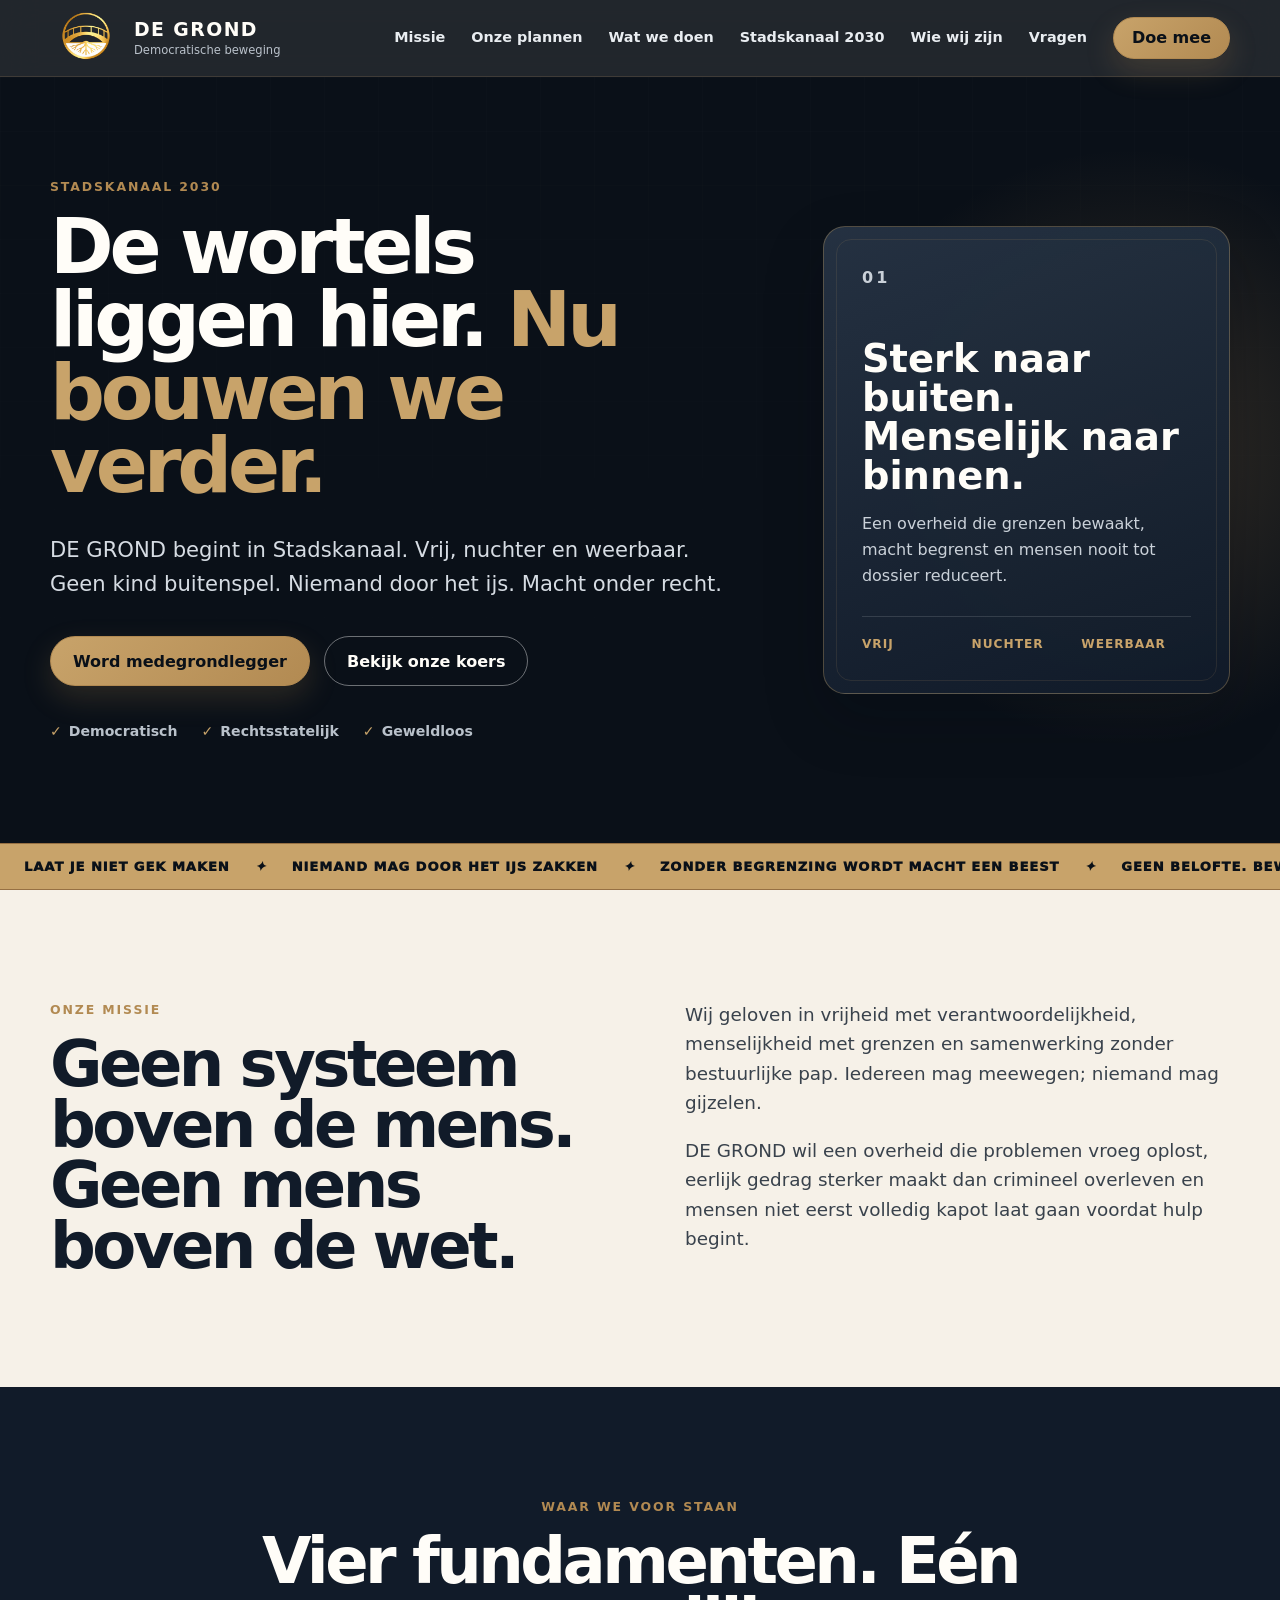
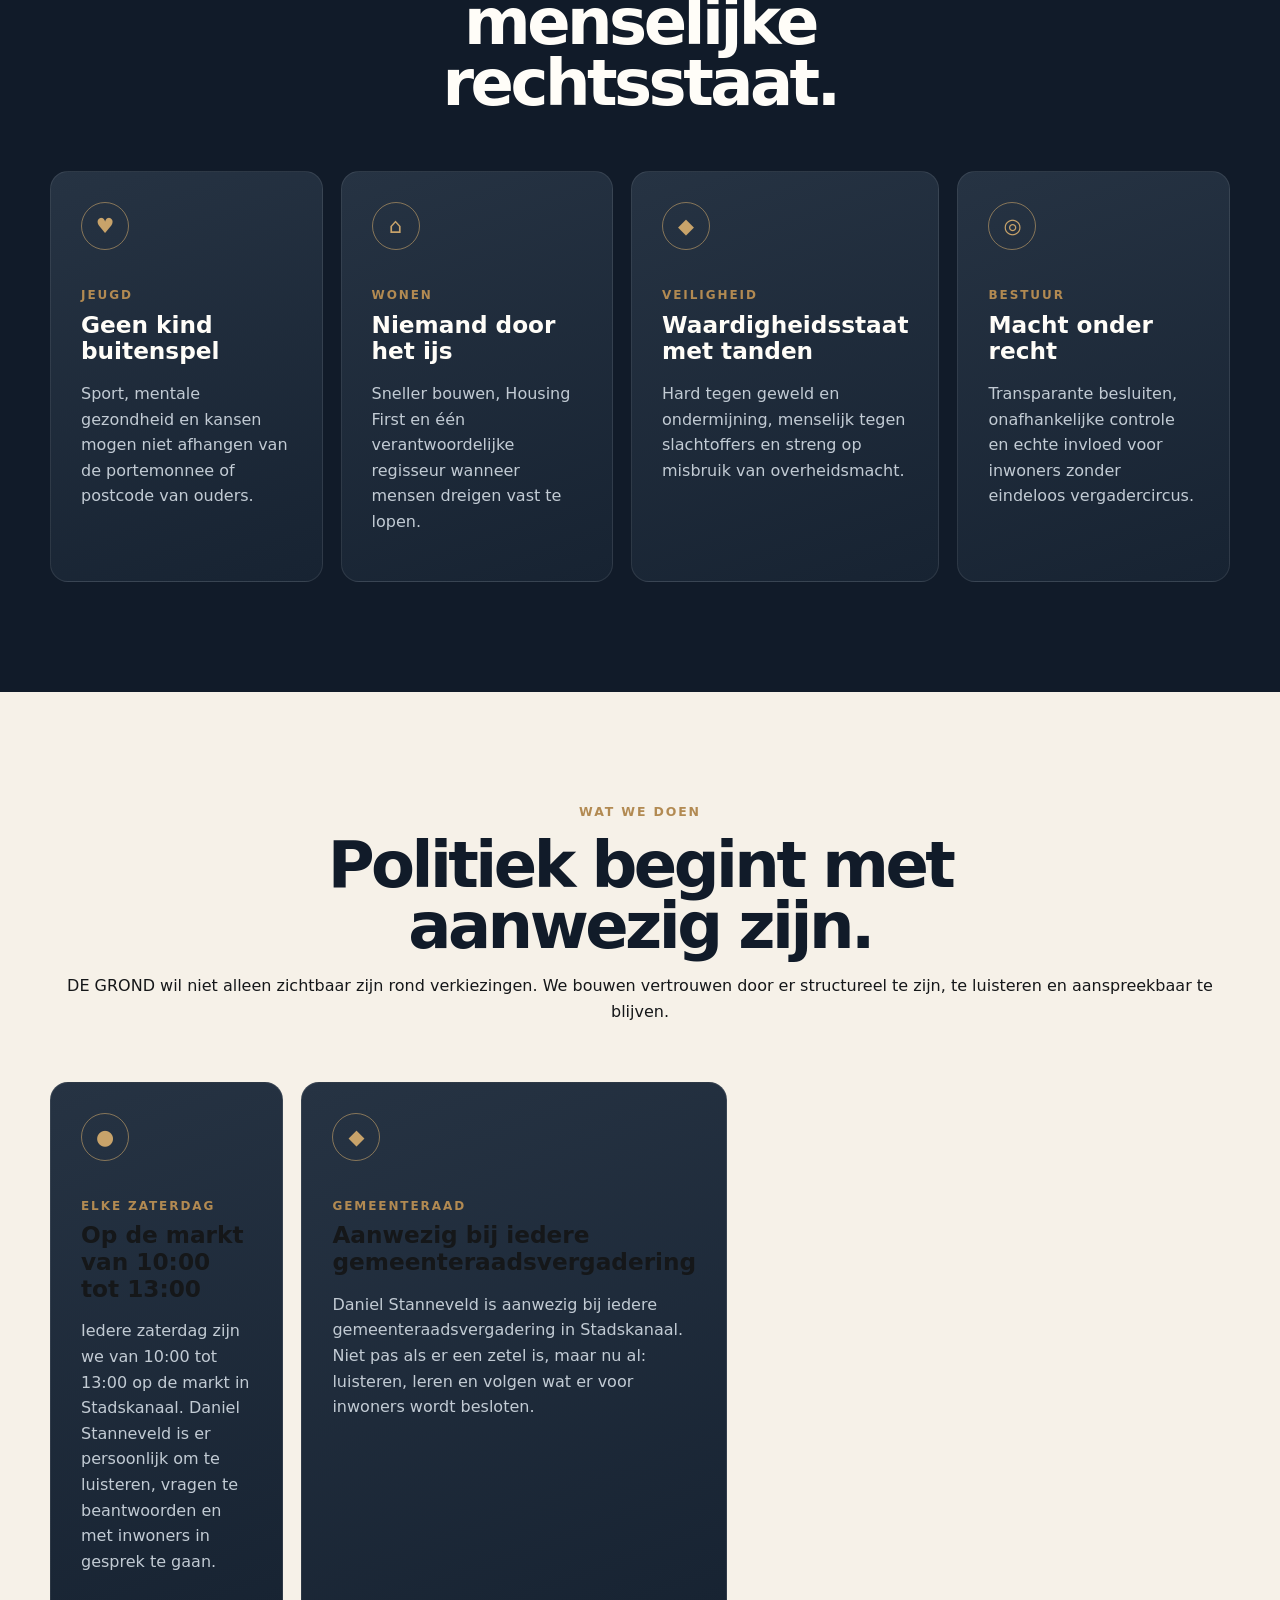
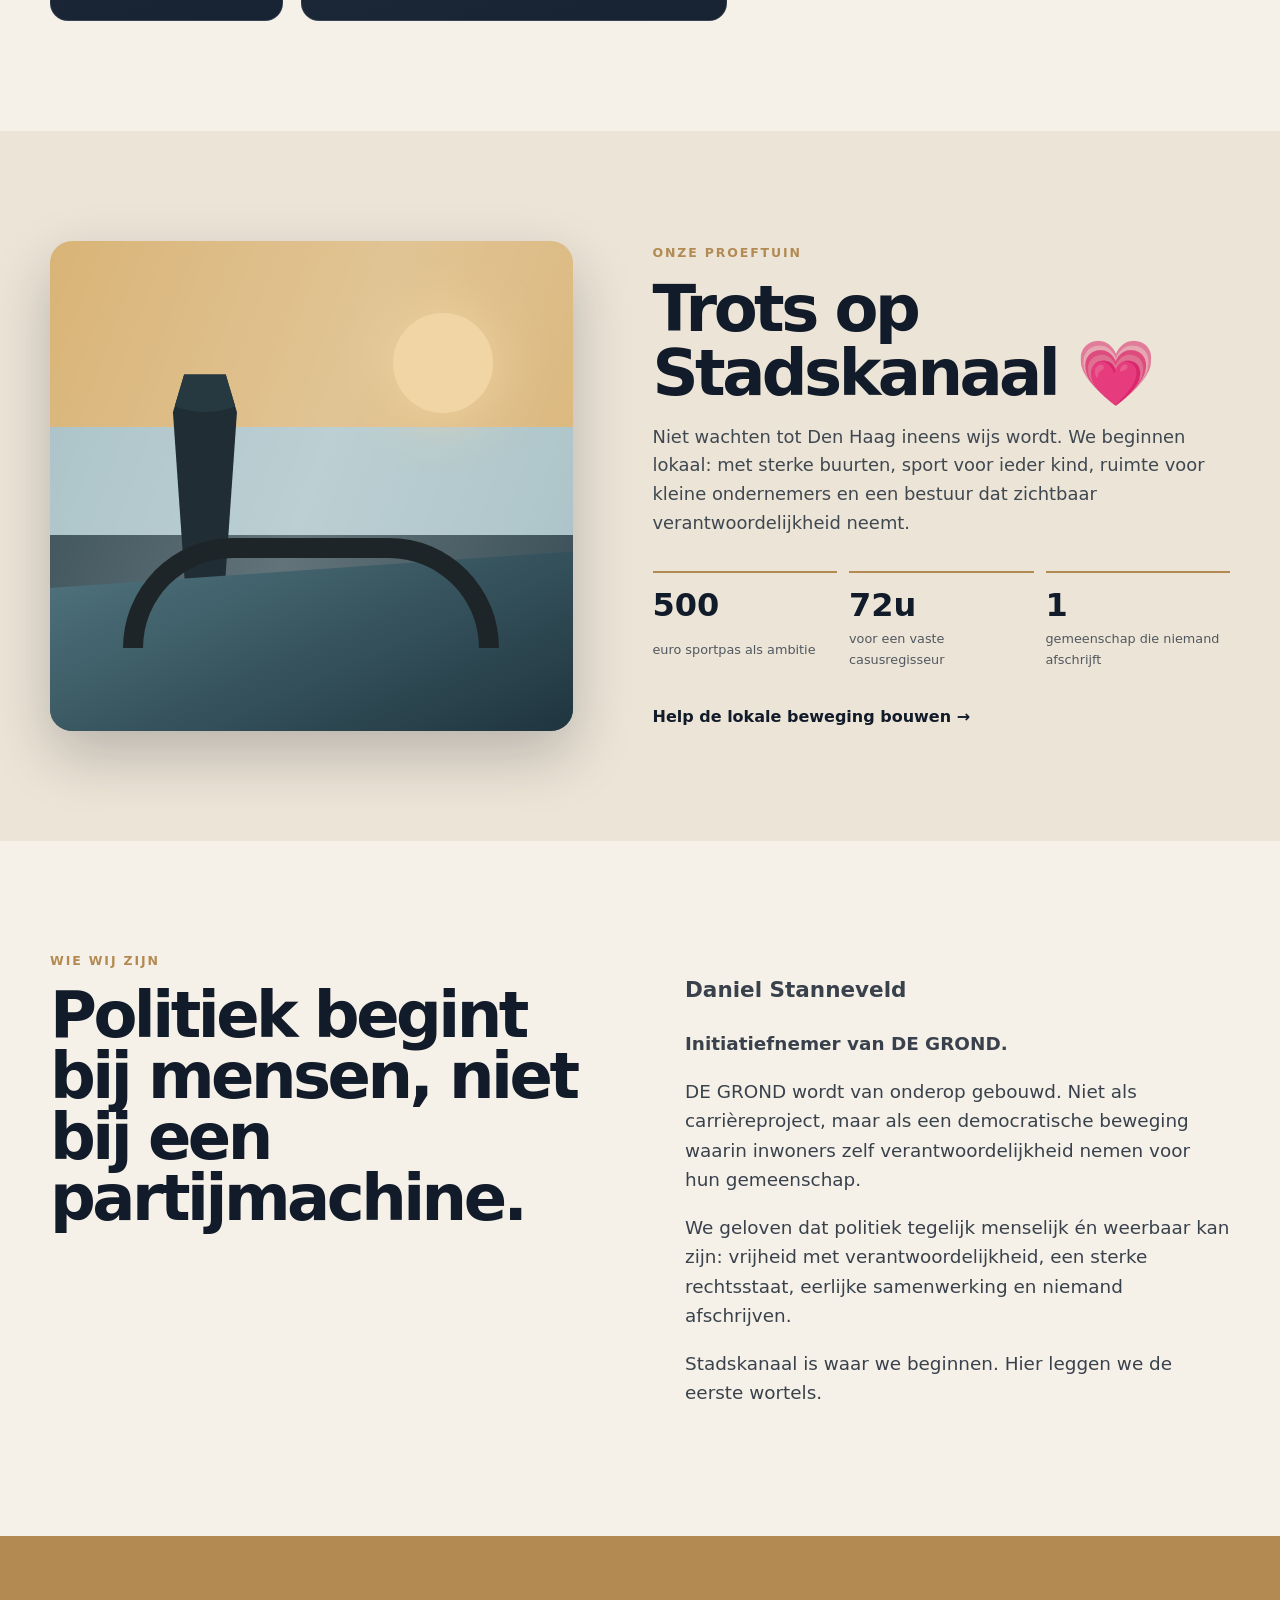
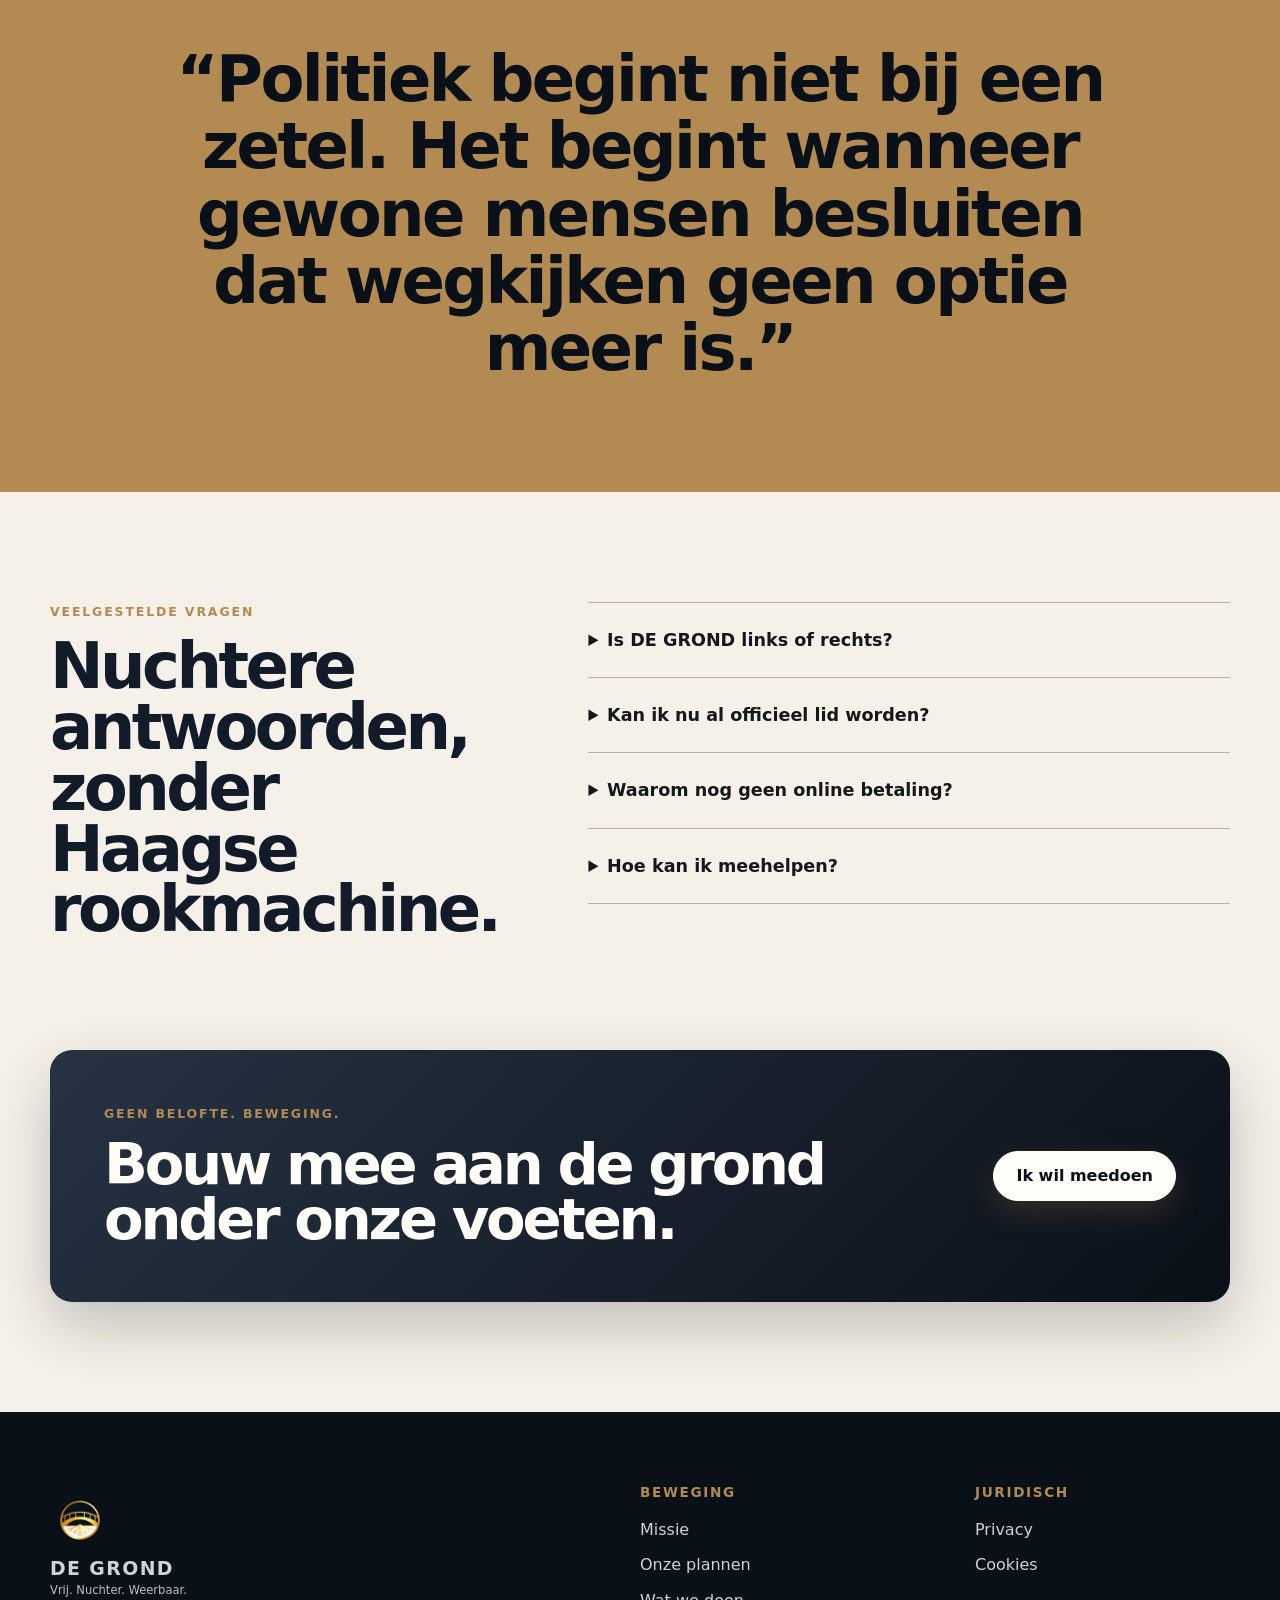
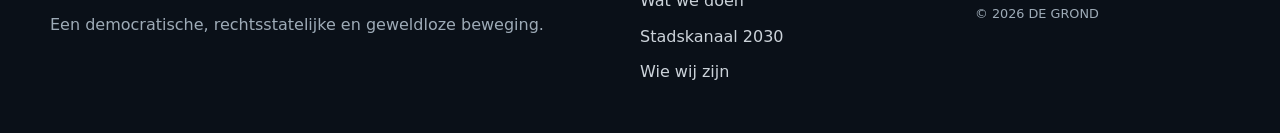
<file: index.html>
<!doctype html>
<html lang="nl">
<head>
<meta charset="utf-8"/>
<meta content="width=device-width, initial-scale=1" name="viewport"/>
<meta content="#111B29" name="theme-color"/>
<title>DE GROND — Vrij. Nuchter. Weerbaar.</title>
<meta content="DE GROND is een democratische beweging uit Stadskanaal. Vrij. Nuchter. Weerbaar. Geen kind buitenspel. Niemand door het ijs. Macht onder recht." name="description"/>
<link href="https://degrondbeweging.nl" rel="canonical"/>
<meta content="DE GROND — Vrij. Nuchter. Weerbaar." property="og:title"/>
<meta content="Een menselijk Nederland met ruggengraat. Geen kind buitenspel. Niemand mag door het ijs zakken." property="og:description"/>
<meta content="website" property="og:type"/>
<meta content=""https://degrondbeweging.nl" property="og:url"/>
<meta content=""https://degrondbeweging.nl/logo.png" property="og:image"/>
<link href="styles.css" rel="stylesheet"/>
<link href="logo.png" rel="icon" type="image/png"/>
<link href="admin.css" rel="stylesheet"/>
<script type="application/ld+json">
{
"@context": "https://schema.org",
"@type": "Organization",
"name": "DE GROND",
"description": "Democratische beweging — Vrij. Nuchter. Weerbaar.",
"url": "https://de-grond-website.pages.dev/",
"logo": "https://de-grond-website.pages.dev/logo.png",
"founder": {
"@type": "Person",
"name": "Daniel Stanneveld"
}
}
</script>
</head>
<body>
<a class="skip-link" href="#inhoud">Ga naar de inhoud</a>
<header class="site-header" data-edit-group="Menu" id="top">
<div class="container nav-wrap">
<a aria-label="DE GROND, naar boven" class="brand" href="#top">
<img alt="Logo DE GROND" height="72" src="logo.png" width="72"/>
<span class="brand-text">
<strong>DE GROND</strong>
<small data-edit-key="brand-subtitle" data-edit-label="Ondertitel logo">Democratische beweging</small>
</span>
</a>
<button aria-controls="site-menu" aria-expanded="false" class="menu-button" type="button">
<span class="sr-only">Menu openen</span>
<span></span><span></span><span></span>
</button>
<nav aria-label="Hoofdnavigatie" class="site-nav" id="site-menu">
<a data-edit-key="nav-missie" data-edit-label="Menu: Missie" href="#missie">Missie</a>
<a data-edit-key="nav-plannen" data-edit-label="Menu: Onze plannen" href="#speerpunten">Onze plannen</a>
<a data-edit-key="nav-doen" data-edit-label="Menu: Wat we doen" href="#wat-we-doen">Wat we doen</a>
<a data-edit-key="nav-stadskanaal" data-edit-label="Menu: Stadskanaal 2030" href="#stadskanaal">Stadskanaal 2030</a>
<a data-edit-key="nav-wie" data-edit-label="Menu: Wie wij zijn" href="#wie-wij-zijn">Wie wij zijn</a>
<a data-edit-key="nav-vragen" data-edit-label="Menu: Vragen" href="#vragen">Vragen</a>
<button class="button button-small join-trigger" data-edit-key="nav-doe-mee" data-edit-label="Menu: Doe mee-knop" type="button">Doe mee</button>
</nav>
</div>
</header>
<main id="inhoud">
<section class="hero" data-edit-group="Startpagina">
<div aria-hidden="true" class="hero-glow"></div>
<div class="container hero-grid">
<div class="hero-copy reveal">
<p class="eyebrow" data-edit-key="hero-eyebrow" data-edit-label="Kleine tekst boven titel">Stadskanaal 2030</p>
<h1><span class="dg-title-main" data-edit-key="hero-title-main" data-edit-label="Hoofdtitel — eerste deel">De wortels liggen hier.</span> <span data-edit-key="hero-title-accent" data-edit-label="Hoofdtitel — gouden deel">Nu bouwen we verder.</span></h1>
<p class="hero-lead" data-edit-key="hero-lead" data-edit-label="Introductietekst">
DE GROND begint in Stadskanaal. Vrij, nuchter en weerbaar.
Geen kind buitenspel. Niemand door het ijs. Macht onder recht.
</p>
<div class="hero-actions">
<button class="button join-trigger" data-edit-key="hero-primary-button" data-edit-label="Knop: Word medegrondlegger" type="button">Word medegrondlegger</button>
<a class="button button-ghost" data-edit-key="hero-secondary-button" data-edit-label="Knop: Bekijk onze koers" href="#speerpunten">Bekijk onze koers</a>
</div>
<ul aria-label="Onze uitgangspunten" class="trust-row">
<li data-edit-key="trust-1" data-edit-label="Uitgangspunt 1">Democratisch</li>
<li data-edit-key="trust-2" data-edit-label="Uitgangspunt 2">Rechtsstatelijk</li>
<li data-edit-key="trust-3" data-edit-label="Uitgangspunt 3">Geweldloos</li>
</ul>
</div>
<aside aria-label="Kernbelofte" class="manifest-card reveal">
<p class="manifest-number" data-edit-key="manifest-number" data-edit-label="Nummer kernbelofte">01</p>
<h2><span data-edit-key="manifest-title-1" data-edit-label="Kernbelofte — regel 1">Sterk naar buiten.</span><br/><span data-edit-key="manifest-title-2" data-edit-label="Kernbelofte — regel 2">Menselijk naar binnen.</span></h2>
<p data-edit-key="manifest-body" data-edit-label="Kernbelofte — uitleg">Een overheid die grenzen bewaakt, macht begrenst en mensen nooit tot dossier reduceert.</p>
<div class="manifest-seal">
<span data-edit-key="seal-1" data-edit-label="Kernwoord 1">Vrij</span>
<span data-edit-key="seal-2" data-edit-label="Kernwoord 2">Nuchter</span>
<span data-edit-key="seal-3" data-edit-label="Kernwoord 3">Weerbaar</span>
</div>
</aside>
</div>
</section>
<section aria-label="Kernzinnen" class="ticker" data-edit-group="Kernzinnen">
<div class="ticker-track">
<span data-edit-key="ticker-1" data-edit-label="Kernzin 1">Laat je niet gek maken</span><i aria-hidden="true">✦</i>
<span data-edit-key="ticker-2" data-edit-label="Kernzin 2">Niemand mag door het ijs zakken</span><i aria-hidden="true">✦</i>
<span data-edit-key="ticker-3" data-edit-label="Kernzin 3">Zonder begrenzing wordt macht een beest</span><i aria-hidden="true">✦</i>
<span data-edit-key="ticker-4" data-edit-label="Kernzin 4">Geen belofte. Beweging.</span><i aria-hidden="true">✦</i>
</div>
</section>
<section class="section" data-edit-group="Missie" id="missie">
<div class="container split">
<div class="section-heading reveal">
<p class="eyebrow" data-edit-key="mission-eyebrow" data-edit-label="Missie — kleine titel">Onze missie</p>
<h2 data-edit-key="mission-title" data-edit-label="Missie — titel">Geen systeem boven de mens. Geen mens boven de wet.</h2>
</div>
<div class="prose reveal">
<p data-edit-key="mission-p1" data-edit-label="Missie — alinea 1">
Wij geloven in vrijheid met verantwoordelijkheid, menselijkheid met grenzen
en samenwerking zonder bestuurlijke pap. Iedereen mag meewegen; niemand mag gijzelen.
</p>
<p data-edit-key="mission-p2" data-edit-label="Missie — alinea 2">
DE GROND wil een overheid die problemen vroeg oplost, eerlijk gedrag sterker maakt
dan crimineel overleven en mensen niet eerst volledig kapot laat gaan voordat hulp begint.
</p>
</div>
</div>
</section>
<section class="section section-dark" data-edit-group="Onze plannen" id="speerpunten">
<div class="container">
<div class="section-heading centered reveal">
<p class="eyebrow" data-edit-key="plans-eyebrow" data-edit-label="Plannen — kleine titel">Waar we voor staan</p>
<h2 data-edit-key="plans-title" data-edit-label="Plannen — titel">Vier fundamenten. Eén menselijke rechtsstaat.</h2>
</div>
<div class="card-grid">
<article class="policy-card reveal">
<span aria-hidden="true" class="card-icon">♥</span>
<p class="card-kicker" data-edit-key="plan-1-kicker" data-edit-label="Plan 1 — thema">Jeugd</p>
<h3 data-edit-key="plan-1-title" data-edit-label="Plan 1 — titel">Geen kind buitenspel</h3>
<p data-edit-key="plan-1-body" data-edit-label="Plan 1 — uitleg">Sport, mentale gezondheid en kansen mogen niet afhangen van de portemonnee of postcode van ouders.</p>
</article>
<article class="policy-card reveal">
<span aria-hidden="true" class="card-icon">⌂</span>
<p class="card-kicker" data-edit-key="plan-2-kicker" data-edit-label="Plan 2 — thema">Wonen</p>
<h3 data-edit-key="plan-2-title" data-edit-label="Plan 2 — titel">Niemand door het ijs</h3>
<p data-edit-key="plan-2-body" data-edit-label="Plan 2 — uitleg">Sneller bouwen, Housing First en één verantwoordelijke regisseur wanneer mensen dreigen vast te lopen.</p>
</article>
<article class="policy-card reveal">
<span aria-hidden="true" class="card-icon">◆</span>
<p class="card-kicker" data-edit-key="plan-3-kicker" data-edit-label="Plan 3 — thema">Veiligheid</p>
<h3 data-edit-key="plan-3-title" data-edit-label="Plan 3 — titel">Waardigheidsstaat met tanden</h3>
<p data-edit-key="plan-3-body" data-edit-label="Plan 3 — uitleg">Hard tegen geweld en ondermijning, menselijk tegen slachtoffers en streng op misbruik van overheidsmacht.</p>
</article>
<article class="policy-card reveal">
<span aria-hidden="true" class="card-icon">◎</span>
<p class="card-kicker" data-edit-key="plan-4-kicker" data-edit-label="Plan 4 — thema">Bestuur</p>
<h3 data-edit-key="plan-4-title" data-edit-label="Plan 4 — titel">Macht onder recht</h3>
<p data-edit-key="plan-4-body" data-edit-label="Plan 4 — uitleg">Transparante besluiten, onafhankelijke controle en echte invloed voor inwoners zonder eindeloos vergadercircus.</p>
</article>
</div>
</div>
</section>
<section class="section" data-edit-group="Wat we doen" id="wat-we-doen">
<div class="container">
<div class="section-heading centered reveal">
<p class="eyebrow" data-edit-key="doing-eyebrow" data-edit-label="Wat we doen — kleine titel">Wat we doen</p>
<h2 data-edit-key="doing-title" data-edit-label="Wat we doen — titel">Politiek begint met aanwezig zijn.</h2>
<p data-edit-key="doing-intro" data-edit-label="Wat we doen — intro">
DE GROND wil niet alleen zichtbaar zijn rond verkiezingen. We bouwen vertrouwen door er structureel te zijn, te luisteren en aanspreekbaar te blijven.
</p>
</div>
<div class="card-grid">
<article class="policy-card reveal">
<span aria-hidden="true" class="card-icon">●</span>
<p class="card-kicker" data-edit-key="doing-1-kicker" data-edit-label="Wat we doen 1 — thema">Elke zaterdag</p>
<h3 data-edit-key="doing-1-title" data-edit-label="Wat we doen 1 — titel">Op de markt van 10:00 tot 13:00</h3>
<p data-edit-key="doing-1-body" data-edit-label="Wat we doen 1 — uitleg">
Iedere zaterdag zijn we van 10:00 tot 13:00 op de markt in Stadskanaal. Daniel Stanneveld is er persoonlijk om te luisteren, vragen te beantwoorden en met inwoners in gesprek te gaan.
</p>
</article>
<article class="policy-card reveal">
<span aria-hidden="true" class="card-icon">◆</span>
<p class="card-kicker" data-edit-key="doing-2-kicker" data-edit-label="Wat we doen 2 — thema">Gemeenteraad</p>
<h3 data-edit-key="doing-2-title" data-edit-label="Wat we doen 2 — titel">Aanwezig bij iedere gemeenteraadsvergadering</h3>
<p data-edit-key="doing-2-body" data-edit-label="Wat we doen 2 — uitleg">
Daniel Stanneveld is aanwezig bij iedere gemeenteraadsvergadering in Stadskanaal. Niet pas als er een zetel is, maar nu al: luisteren, leren en volgen wat er voor inwoners wordt besloten.
</p>
</article>
</div>
</div>
</section>
<section class="section stadskanaal" data-edit-group="Stadskanaal 2030" id="stadskanaal">
<div class="container locality-grid">
<div aria-hidden="true" class="locality-art reveal">
<div class="sun"></div>
<div class="water-tower"><span></span></div>
<div class="canal"></div>
<div class="bridge-shape"></div>
</div>
<div class="locality-copy reveal">
<p class="eyebrow" data-edit-key="local-eyebrow" data-edit-label="Stadskanaal — kleine titel">Onze proeftuin</p>
<h2 data-edit-key="local-title" data-edit-label="Stadskanaal — titel">Trots op Stadskanaal 💗</h2>
<p data-edit-key="local-body" data-edit-label="Stadskanaal — tekst">
Niet wachten tot Den Haag ineens wijs wordt. We beginnen lokaal:
met sterke buurten, sport voor ieder kind, ruimte voor kleine ondernemers
en een bestuur dat zichtbaar verantwoordelijkheid neemt.
</p>
<div class="locality-points">
<div><strong data-edit-key="local-stat-1-number" data-edit-label="Blok 1 — getal">500</strong><span data-edit-key="local-stat-1-label" data-edit-label="Blok 1 — uitleg">euro sportpas als ambitie</span></div>
<div><strong data-edit-key="local-stat-2-number" data-edit-label="Blok 2 — getal">72u</strong><span data-edit-key="local-stat-2-label" data-edit-label="Blok 2 — uitleg">voor een vaste casusregisseur</span></div>
<div><strong data-edit-key="local-stat-3-number" data-edit-label="Blok 3 — getal">1</strong><span data-edit-key="local-stat-3-label" data-edit-label="Blok 3 — uitleg">gemeenschap die niemand afschrijft</span></div>
</div>
<button class="text-link join-trigger" data-edit-key="local-button" data-edit-label="Stadskanaal — oproepknop" type="button">Help de lokale beweging bouwen →</button>
</div>
</div>
</section>
<section class="section" data-edit-group="Wie wij zijn" id="wie-wij-zijn">
<div class="container split">
<div class="section-heading reveal">
<p class="eyebrow" data-edit-key="who-eyebrow" data-edit-label="Wie wij zijn — kleine titel">Wie wij zijn</p>
<h2 data-edit-key="who-title" data-edit-label="Wie wij zijn — titel">Politiek begint bij mensen, niet bij een partijmachine.</h2>
</div>
<div class="prose reveal">
<h3 data-edit-key="founder-name" data-edit-label="Naam initiatiefnemer">Daniel Stanneveld</h3>
<p><strong data-edit-key="founder-role" data-edit-label="Rol initiatiefnemer">Initiatiefnemer van DE GROND.</strong></p>
<p data-edit-key="founder-p1" data-edit-label="Wie wij zijn — alinea 1">
DE GROND wordt van onderop gebouwd. Niet als carrièreproject,
maar als een democratische beweging waarin inwoners zelf
verantwoordelijkheid nemen voor hun gemeenschap.
</p>
<p data-edit-key="founder-p2" data-edit-label="Wie wij zijn — alinea 2">
We geloven dat politiek tegelijk menselijk én weerbaar kan zijn:
vrijheid met verantwoordelijkheid, een sterke rechtsstaat,
eerlijke samenwerking en niemand afschrijven.
</p>
<p data-edit-key="founder-p3" data-edit-label="Wie wij zijn — alinea 3">
Stadskanaal is waar we beginnen. Hier leggen we de eerste wortels.
</p>
</div>
</div>
</section>
<section class="section quote-section" data-edit-group="Citaat">
<div class="container reveal">
<blockquote data-edit-key="quote-main" data-edit-label="Citaat">
“Politiek begint niet bij een zetel. Het begint wanneer gewone mensen besluiten dat wegkijken geen optie meer is.”
</blockquote>
</div>
</section>
<section class="section" data-edit-group="Veelgestelde vragen" id="vragen">
<div class="container faq-grid">
<div class="section-heading reveal">
<p class="eyebrow" data-edit-key="faq-eyebrow" data-edit-label="Vragen — kleine titel">Veelgestelde vragen</p>
<h2 data-edit-key="faq-title" data-edit-label="Vragen — titel">Nuchtere antwoorden, zonder Haagse rookmachine.</h2>
</div>
<div class="accordion reveal">
<details>
<summary data-edit-key="faq-1-q" data-edit-label="Vraag 1">Is DE GROND links of rechts?</summary>
<p data-edit-key="faq-1-a" data-edit-label="Antwoord 1">
DE GROND is sociaal-liberaal en patriottisch: vrijheid én bestaanszekerheid,
een sterke rechtsstaat én een sterke landsverdediging.
</p>
</details>
<details>
<summary data-edit-key="faq-2-q" data-edit-label="Vraag 2">Kan ik nu al officieel lid worden?</summary>
<p data-edit-key="faq-2-a" data-edit-label="Antwoord 2">
Deze gratis website verzamelt nog geen officiële ledenadministratie of betalingen.
Je kunt wel veilig je interesse kenbaar maken via je eigen e-mailprogramma.
</p>
</details>
<details>
<summary data-edit-key="faq-3-q" data-edit-label="Vraag 3">Waarom nog geen online betaling?</summary>
<p data-edit-key="faq-3-a" data-edit-label="Antwoord 3">
Een betrouwbare ledenadministratie vereist beveiligde opslag, juridische inrichting
en een betaalprovider. Dat kan later worden gekoppeld, maar is niet volledig gratis.
</p>
</details>
<details>
<summary data-edit-key="faq-4-q" data-edit-label="Vraag 4">Hoe kan ik meehelpen?</summary>
<p data-edit-key="faq-4-a" data-edit-label="Antwoord 4">
Als medegrondlegger, vrijwilliger, inhoudelijk denker, campagnebouwer of kritische meelezer.
Een beweging heeft geen klapvee nodig, maar mensen met geweten en initiatief.
</p>
</details>
</div>
</div>
</section>
<section class="cta-section" data-edit-group="Oproep">
<div class="container cta-card reveal">
<div>
<p class="eyebrow" data-edit-key="cta-eyebrow" data-edit-label="Oproep — kleine titel">Geen belofte. Beweging.</p>
<h2 data-edit-key="cta-title" data-edit-label="Oproep — titel">Bouw mee aan de grond onder onze voeten.</h2>
</div>
<button class="button button-light join-trigger" data-edit-key="cta-button" data-edit-label="Oproep — knop" type="button">Ik wil meedoen</button>
</div>
</section>
</main>
<footer class="site-footer" data-edit-group="Footer">
<div class="container footer-grid">
<div>
<a class="footer-brand" href="#top">
<img alt="Logo DE GROND" height="60" src="logo.png" width="60"/>
<span class="brand-text">
<strong>DE GROND</strong>
<small data-edit-key="footer-subtitle" data-edit-label="Footer — slogan">Vrij. Nuchter. Weerbaar.</small>
</span>
</a>
<p data-edit-key="footer-tagline" data-edit-label="Footer — beschrijving">Een democratische, rechtsstatelijke en geweldloze beweging.</p>
</div>
<div>
<h3>Beweging</h3>
<a data-edit-key="nav-missie" href="#missie">Missie</a>
<a data-edit-key="nav-plannen" href="#speerpunten">Onze plannen</a>
<a data-edit-key="nav-doen" href="#wat-we-doen">Wat we doen</a>
<a data-edit-key="nav-stadskanaal" href="#stadskanaal">Stadskanaal 2030</a>
<a data-edit-key="nav-wie" href="#wie-wij-zijn">Wie wij zijn</a>
</div>
<div>
<h3>Juridisch</h3>
<button class="footer-link" id="privacy-open" type="button">Privacy</button>
<button class="footer-link" id="cookies-open" type="button">Cookies</button>
<p class="copyright">© <span id="year"></span> DE GROND</p>
</div>
</div>
</footer>
<dialog aria-labelledby="join-title" class="modal" data-edit-group="Doe mee-venster" id="join-modal">
<button aria-label="Sluiten" class="modal-close" type="button">×</button>
<div class="modal-content">
<p class="eyebrow" data-edit-key="join-eyebrow" data-edit-label="Doe mee — kleine titel">Word medegrondlegger</p>
<h2 data-edit-key="join-title" data-edit-label="Doe mee — titel" id="join-title">Laat weten hoe jij wilt bijdragen.</h2>
<p class="modal-note" data-edit-key="join-note" data-edit-label="Doe mee — uitleg">
Je gegevens worden niet op deze website opgeslagen.
Na verzenden opent je eigen e-mailprogramma met een vooraf ingevuld bericht.
</p>
<form id="join-form">
<label>
Naam
<input autocomplete="name" maxlength="80" name="name" required=""/>
</label>
<label>
E-mailadres
<input autocomplete="email" maxlength="120" name="email" required="" type="email"/>
</label>
<label>
Ik wil bijdragen als
<select name="role" required="">
<option value="">Maak een keuze</option>
<option>Medegrondlegger</option>
<option>Vrijwilliger</option>
<option>Inhoudelijk denker</option>
<option>Campagnebouwer</option>
<option>Ik weet het nog niet</option>
</select>
</label>
<label>
Mijn bericht
<textarea maxlength="600" name="message" placeholder="Vertel kort wat je aanspreekt of wat je kunt bijdragen." rows="4"></textarea>
</label>
<label class="check-label">
<input name="consent" required="" type="checkbox"/>
<span>Ik kies er zelf voor om deze informatie per e-mail te versturen.</span>
</label>
<button class="button" data-edit-key="join-submit" data-edit-label="Doe mee — verzendknop" type="submit">Open mijn e-mail</button>
</form>
</div>
</dialog>
<dialog aria-labelledby="info-title" class="modal text-modal" id="info-modal">
<button aria-label="Sluiten" class="modal-close" type="button">×</button>
<div class="modal-content">
<h2 id="info-title">Privacy</h2>
<div id="info-body"></div>
</div>
</dialog>
<noscript>
<p class="noscript">
JavaScript staat uit. De inhoud blijft leesbaar, maar het menu en contactvenster werken dan niet.
</p>
</noscript>
<script src="script.js"></script><script src="admin.js"></script>
</body>
</html>
</file>
<file: styles.css>
:root {
  --night: #111B29;
  --deep: #0A1018;
  --slate: #263343;
  --gold: #B28A52;
  --brass: #967043;
  --light-gold: #C8A36A;
  --ink: #151719;
  --paper: #F6F1E8;
  --white: #FFFDF8;
  --muted: #B9C1CA;
  --pink: #E56792;
  --shadow: 0 24px 60px rgba(4, 10, 18, .22);
  --radius: 22px;
  --max: 1180px;
}

* { box-sizing: border-box; }
html { scroll-behavior: smooth; }
body {
  margin: 0;
  background: var(--paper);
  color: var(--ink);
  font-family: Inter, ui-sans-serif, system-ui, -apple-system, BlinkMacSystemFont, "Segoe UI", sans-serif;
  line-height: 1.6;
  overflow-x: hidden;
}
button, input, select, textarea { font: inherit; }
a { color: inherit; }
img { max-width: 100%; }

.skip-link {
  position: fixed;
  top: 8px;
  left: 8px;
  z-index: 999;
  padding: 10px 14px;
  background: var(--white);
  color: var(--deep);
  transform: translateY(-150%);
}
.skip-link:focus { transform: none; }
.sr-only { position: absolute; width: 1px; height: 1px; overflow: hidden; clip: rect(0,0,0,0); white-space: nowrap; }
.container { width: min(var(--max), calc(100% - 40px)); margin-inline: auto; }

.site-header {
  position: sticky;
  top: 0;
  z-index: 100;
  color: var(--white);
  background: rgba(10, 16, 24, .9);
  border-bottom: 1px solid rgba(200, 163, 106, .18);
  backdrop-filter: blur(16px);
}
.nav-wrap { min-height: 76px; display: flex; align-items: center; justify-content: space-between; gap: 24px; }
.brand { display: inline-flex; align-items: center; gap: 12px; text-decoration: none; }
.brand-text { display: grid; line-height: 1.05; }
.brand-text strong { font-size: 1.18rem; letter-spacing: .075em; }
.brand-text small { margin-top: 5px; color: var(--muted); font-size: .72rem; }
.brand-mark { position: relative; width: 44px; height: 44px; display: inline-block; border: 2px solid var(--gold); border-radius: 50%; }
.brand-mark.small { width: 38px; height: 38px; }
.brand-mark .bridge { position: absolute; width: 27px; height: 9px; left: 7px; top: 9px; border: 2px solid var(--light-gold); border-bottom: 0; border-radius: 18px 18px 0 0; }
.brand-mark .pillar { position: absolute; width: 3px; height: 18px; left: 19px; top: 16px; background: var(--gold); }
.brand-mark .roots { position: absolute; width: 22px; height: 9px; left: 9px; bottom: 6px; border-bottom: 2px solid var(--gold); transform: skewX(-28deg); }
.site-nav { display: flex; align-items: center; gap: 26px; }
.site-nav a { color: #E9EDF1; text-decoration: none; font-weight: 700; font-size: .9rem; }
.site-nav a:hover { color: var(--light-gold); }
.menu-button { display: none; background: transparent; border: 0; padding: 8px; }
.menu-button span:not(.sr-only) { display: block; width: 26px; height: 2px; margin: 5px; background: var(--white); }

.button {
  display: inline-flex;
  justify-content: center;
  align-items: center;
  min-height: 50px;
  padding: 0 22px;
  border: 1px solid var(--gold);
  border-radius: 999px;
  background: linear-gradient(135deg, var(--light-gold), var(--gold));
  color: var(--deep);
  text-decoration: none;
  font-weight: 900;
  cursor: pointer;
  box-shadow: 0 12px 30px rgba(178, 138, 82, .2);
  transition: transform .2s ease, box-shadow .2s ease;
}
.button:hover { transform: translateY(-2px); box-shadow: 0 18px 36px rgba(178, 138, 82, .3); }
.button-small { min-height: 42px; padding-inline: 18px; }
.button-ghost { background: transparent; color: var(--white); border-color: rgba(255,255,255,.4); box-shadow: none; }
.button-light { background: var(--white); border-color: var(--white); color: var(--deep); }

.hero { position: relative; min-height: 760px; display: grid; align-items: center; background: var(--deep); color: var(--white); overflow: hidden; }
.hero::before {
  content: "";
  position: absolute;
  inset: 0;
  opacity: .14;
  background-image: linear-gradient(rgba(255,255,255,.07) 1px, transparent 1px), linear-gradient(90deg, rgba(255,255,255,.07) 1px, transparent 1px);
  background-size: 54px 54px;
  mask-image: linear-gradient(to bottom, black, transparent 90%);
}
.hero-glow { position: absolute; width: 620px; height: 620px; right: -160px; top: 60px; background: radial-gradient(circle, rgba(178,138,82,.25), transparent 68%); }
.hero-grid { position: relative; display: grid; grid-template-columns: 1.35fr .8fr; gap: 86px; align-items: center; padding-block: 100px; }
.eyebrow { margin: 0 0 14px; color: var(--gold); font-size: .78rem; font-weight: 900; letter-spacing: .15em; text-transform: uppercase; }
.hero h1, .section h2, .cta-section h2 { margin: 0; font-size: clamp(2.8rem, 6vw, 6rem); line-height: .95; letter-spacing: -.055em; }
.hero h1 span { color: var(--light-gold); }
.hero-lead { max-width: 720px; margin: 30px 0 0; color: #D6DCE3; font-size: clamp(1.08rem, 2vw, 1.32rem); }
.hero-actions { display: flex; flex-wrap: wrap; gap: 14px; margin-top: 36px; }
.trust-row { display: flex; flex-wrap: wrap; gap: 24px; padding: 0; margin: 34px 0 0; list-style: none; color: var(--muted); font-size: .88rem; font-weight: 800; }
.trust-row li::before { content: "✓"; margin-right: 7px; color: var(--light-gold); }
.manifest-card { position: relative; padding: 38px; background: linear-gradient(160deg, rgba(38,51,67,.96), rgba(17,27,41,.96)); border: 1px solid rgba(200,163,106,.34); border-radius: var(--radius); box-shadow: var(--shadow); }
.manifest-card::after { content: ""; position: absolute; inset: 12px; border: 1px solid rgba(200,163,106,.12); border-radius: calc(var(--radius) - 7px); pointer-events: none; }
.manifest-number { margin: 0 0 48px; color: var(--gold); font-weight: 900; letter-spacing: .2em; }
.manifest-card h2 { margin: 0; font-size: clamp(1.8rem, 3vw, 3.2rem); line-height: 1.02; }
.manifest-card p { color: #CAD1D9; }
.manifest-seal { display: grid; grid-template-columns: repeat(3,1fr); margin-top: 28px; padding-top: 18px; border-top: 1px solid rgba(255,255,255,.13); color: var(--light-gold); font-weight: 800; font-size: .76rem; text-transform: uppercase; letter-spacing: .08em; }

.ticker { overflow: hidden; color: var(--deep); background: var(--light-gold); border-block: 1px solid var(--brass); }
.ticker-track { width: max-content; padding: 12px 24px; display: flex; gap: 25px; align-items: center; font-size: .82rem; font-weight: 950; letter-spacing: .07em; text-transform: uppercase; animation: ticker 32s linear infinite; }
.ticker-track span, .ticker-track i { white-space: nowrap; }
@keyframes ticker { to { transform: translateX(-25%); } }

.section { padding: 110px 0; }
.split { display: grid; grid-template-columns: 1fr 1fr; gap: 90px; align-items: start; }
.section-heading h2 { max-width: 760px; font-size: clamp(2.25rem, 5vw, 4.6rem); color: var(--night); }
.centered { text-align: center; }
.centered h2 { margin-inline: auto; }
.prose { font-size: 1.15rem; color: #39424C; }
.prose p:first-child { margin-top: 0; }
.section-dark { background: var(--night); color: var(--white); }
.section-dark .section-heading h2 { color: var(--white); }
.card-grid { display: grid; grid-template-columns: repeat(4, 1fr); gap: 18px; margin-top: 58px; }
.policy-card { min-height: 340px; padding: 30px; border-radius: 18px; background: linear-gradient(160deg, var(--slate), #172332); border: 1px solid rgba(255,255,255,.09); }
.policy-card:nth-child(even) { transform: translateY(22px); }
.card-icon { display: grid; place-items: center; width: 48px; height: 48px; border-radius: 50%; border: 1px solid rgba(200,163,106,.6); color: var(--light-gold); font-size: 1.3rem; }
.card-kicker { margin: 36px 0 6px; color: var(--gold); font-size: .75rem; font-weight: 900; text-transform: uppercase; letter-spacing: .16em; }
.policy-card h3 { margin: 0; font-size: 1.45rem; line-height: 1.15; }
.policy-card p:last-child { color: #C2CBD4; }

.stadskanaal { background: #ECE4D7; }
.locality-grid { display: grid; grid-template-columns: .95fr 1.05fr; align-items: center; gap: 80px; }
.locality-art { position: relative; min-height: 490px; overflow: hidden; border-radius: var(--radius); background: linear-gradient(#D9B477 0 38%, #A9C2C7 38% 60%, #364C54 60%); box-shadow: var(--shadow); }
.locality-art::before { content: ""; position: absolute; inset: 0; background: linear-gradient(110deg, transparent, rgba(255,255,255,.22), transparent); }
.sun { position: absolute; width: 100px; height: 100px; top: 72px; right: 80px; border-radius: 50%; background: #F1D5A4; box-shadow: 0 0 60px #F1D5A4; }
.water-tower { position: absolute; left: 22%; bottom: 30%; width: 80px; height: 210px; background: #202D34; clip-path: polygon(24% 0, 76% 0, 90% 18%, 75% 100%, 25% 100%, 10% 18%); }
.water-tower span { position: absolute; width: 92px; height: 48px; left: -6px; top: -10px; border-radius: 50%; background: #263940; }
.canal { position: absolute; left: -10%; bottom: -12%; width: 120%; height: 45%; background: linear-gradient(160deg, #4F737D, #172B35); transform: rotate(-4deg); }
.bridge-shape { position: absolute; width: 72%; height: 110px; left: 14%; bottom: 17%; border: 20px solid #1D2528; border-bottom: 0; border-radius: 150px 150px 0 0; }
.locality-copy h2 { margin: 0; font-size: clamp(2.5rem, 5vw, 4.8rem); line-height: 1; color: var(--night); }
.locality-copy > p:not(.eyebrow) { font-size: 1.12rem; color: #3F4850; }
.locality-points { display: grid; grid-template-columns: repeat(3,1fr); gap: 12px; margin: 34px 0; }
.locality-points div { display: grid; padding-top: 16px; border-top: 2px solid var(--gold); }
.locality-points strong { color: var(--night); font-size: 2rem; line-height: 1; }
.locality-points span { margin-top: 8px; color: #51585F; font-size: .8rem; }
.text-link { padding: 0; border: 0; background: transparent; color: var(--night); font-weight: 900; cursor: pointer; }

.quote-section { background: var(--gold); color: var(--deep); }
blockquote { max-width: 950px; margin: 0 auto; font-size: clamp(2rem, 5vw, 4.5rem); line-height: 1.05; letter-spacing: -.04em; font-weight: 900; text-align: center; }
.faq-grid { display: grid; grid-template-columns: .8fr 1.2fr; gap: 90px; }
.accordion details { border-top: 1px solid #B9B0A2; }
.accordion details:last-child { border-bottom: 1px solid #B9B0A2; }
.accordion summary { padding: 23px 40px 23px 0; cursor: pointer; font-weight: 900; font-size: 1.1rem; }
.accordion p { margin-top: 0; padding-right: 30px; color: #515962; }

.cta-section { padding: 0 0 110px; background: var(--paper); }
.cta-card { display: flex; align-items: center; justify-content: space-between; gap: 36px; padding: 54px; border-radius: var(--radius); color: var(--white); background: linear-gradient(135deg, var(--slate), var(--deep)); box-shadow: var(--shadow); }
.cta-card h2 { max-width: 760px; font-size: clamp(2.1rem, 4.5vw, 4.2rem); }
.site-footer { padding: 70px 0 38px; background: var(--deep); color: var(--white); }
.footer-grid { display: grid; grid-template-columns: 2fr 1fr 1fr; gap: 80px; }
.footer-grid h3 { margin-top: 0; color: var(--gold); font-size: .85rem; text-transform: uppercase; letter-spacing: .12em; }
.footer-grid a, .footer-link { display: block; margin: 10px 0; color: #CCD3DA; text-decoration: none; }
.footer-link { padding: 0; border: 0; background: transparent; cursor: pointer; }
.footer-brand { margin-bottom: 18px; }
.footer-grid p { color: #9EABB7; }
.copyright { margin-top: 26px; font-size: .8rem; }

.modal { width: min(660px, calc(100% - 28px)); max-height: calc(100vh - 30px); padding: 0; border: 1px solid rgba(178,138,82,.5); border-radius: 22px; background: var(--white); color: var(--ink); box-shadow: 0 30px 100px rgba(0,0,0,.45); }
.modal::backdrop { background: rgba(4,8,12,.74); backdrop-filter: blur(6px); }
.modal-content { padding: 42px; }
.modal h2 { margin: 0; color: var(--night); font-size: clamp(2rem, 5vw, 3.5rem); line-height: 1; }
.modal-note { color: #596169; }
.modal-close { position: sticky; float: right; top: 12px; right: 12px; z-index: 2; width: 42px; height: 42px; border: 0; border-radius: 50%; background: var(--deep); color: var(--white); font-size: 1.8rem; cursor: pointer; }
#join-form { display: grid; gap: 16px; margin-top: 28px; }
#join-form label:not(.check-label) { display: grid; gap: 6px; font-weight: 800; }
input, select, textarea { width: 100%; padding: 12px 14px; border: 1px solid #C9C4BC; border-radius: 10px; background: #FFF; color: var(--ink); }
textarea { resize: vertical; }
input:focus, select:focus, textarea:focus { outline: 3px solid rgba(178,138,82,.24); border-color: var(--gold); }
.check-label { display: flex; align-items: flex-start; gap: 10px; color: #4B535A; font-size: .88rem; }
.check-label input { width: auto; margin-top: 5px; }
.form-help { margin: 0; color: #69727B; font-size: .78rem; }
.text-modal #info-body { color: #434B53; }
.noscript { margin: 0; padding: 12px; text-align: center; background: #FFF2B8; color: #342C10; }

.reveal { opacity: 0; transform: translateY(18px); transition: opacity .7s ease, transform .7s ease; }
.reveal.visible { opacity: 1; transform: none; }

@media (prefers-reduced-motion: reduce) {
  *, *::before, *::after { animation-duration: .01ms !important; animation-iteration-count: 1 !important; scroll-behavior: auto !important; transition-duration: .01ms !important; }
  .reveal { opacity: 1; transform: none; }
}

@media (max-width: 950px) {
  .menu-button { display: block; }
  .site-nav { position: absolute; top: 76px; left: 0; right: 0; display: none; padding: 22px; background: var(--deep); border-top: 1px solid rgba(255,255,255,.1); }
  .site-nav.open { display: grid; }
  .hero-grid, .split, .locality-grid, .faq-grid { grid-template-columns: 1fr; }
  .hero-grid { gap: 44px; }
  .hero { min-height: auto; }
  .card-grid { grid-template-columns: repeat(2,1fr); }
  .policy-card:nth-child(even) { transform: none; }
  .locality-art { min-height: 390px; }
  .footer-grid { grid-template-columns: 1.5fr 1fr 1fr; gap: 36px; }
}

@media (max-width: 650px) {
  .container { width: min(100% - 28px, var(--max)); }
  .brand-text small { display: none; }
  .section { padding: 78px 0; }
  .hero-grid { padding-block: 70px; }
  .hero h1 { font-size: clamp(2.7rem, 15vw, 4.4rem); }
  .manifest-card { padding: 28px; }
  .card-grid, .locality-points, .footer-grid { grid-template-columns: 1fr; }
  .policy-card { min-height: auto; }
  .locality-art { min-height: 330px; }
  .cta-card { align-items: flex-start; flex-direction: column; padding: 36px 26px; }
  .modal-content { padding: 32px 22px; }
}

/* ========================================
   SUBTIELE ANIMATIES
======================================== */

/* Elementen zijn eerst iets lager en transparant */
.reveal {
  opacity: 0;
  transform: translateY(24px);
  transition:
    opacity 700ms ease,
    transform 700ms ease;
}

/* JavaScript voegt deze klasse toe zodra het element zichtbaar wordt */
.reveal.is-visible {
  opacity: 1;
  transform: translateY(0);
}

/* Kleine vertragingen voor onderdelen naast elkaar */
.reveal-delay-1 {
  transition-delay: 100ms;
}

.reveal-delay-2 {
  transition-delay: 200ms;
}

.reveal-delay-3 {
  transition-delay: 300ms;
}

/* Subtiele hover voor kaarten */
.card,
.feature-card,
.fundament-card {
  transition:
    transform 250ms ease,
    box-shadow 250ms ease,
    border-color 250ms ease;
}

.card:hover,
.feature-card:hover,
.fundament-card:hover {
  transform: translateY(-6px);
  box-shadow: 0 18px 45px rgba(0, 0, 0, 0.18);
}

/* Knoppen reageren licht op de muis */
button,
.button,
.btn,
a.button {
  transition:
    transform 180ms ease,
    box-shadow 180ms ease,
    filter 180ms ease;
}

button:hover,
.button:hover,
.btn:hover,
a.button:hover {
  transform: translateY(-2px);
  filter: brightness(1.05);
}

button:active,
.button:active,
.btn:active,
a.button:active {
  transform: translateY(0);
}

/* Logo of hero-afbeelding rustig laten verschijnen */
.logo-intro {
  animation: logoIntro 900ms ease-out both;
}

@keyframes logoIntro {
  from {
    opacity: 0;
    transform: scale(0.94) translateY(10px);
  }

  to {
    opacity: 1;
    transform: scale(1) translateY(0);
  }
}

/* Respecteer mensen die minder animatie willen */
@media (prefers-reduced-motion: reduce) {
  *,
  *::before,
  *::after {
    scroll-behavior: auto !important;
    animation-duration: 0.01ms !important;
    animation-iteration-count: 1 !important;
    transition-duration: 0.01ms !important;
  }

  .reveal {
    opacity: 1;
    transform: none;
  }
}

.brand {
    display: flex;
    align-items: center;
    gap: 12px;
    text-decoration: none;
}

.brand-logo {
    width: 58px;
    height: 58px;
    object-fit: contain;
    flex-shrink: 0;
}

.brand-text {
    display: flex;
    flex-direction: column;
}

.brand-text strong {
    font-weight: 900;
}

.brand-text span {
    font-size: 0.75rem;
}

@media (max-width: 600px) {
    .brand-logo {
        width: 46px;
        height: 46px;
    }
}
</file>
<file: admin.css>
/* Houd het eerste deel van de hero-titel in de oorspronkelijke kleur/opmaak. */
    .hero h1 .dg-title-main { color: inherit !important; display: inline !important; }

    /* =========================================================
       BEHEERSTAND — alleen zichtbaar met ?beheer=1
       ========================================================= */
    #dg-editor-root, #dg-editor-root * { box-sizing: border-box; }
    #dg-editor-root { position: relative; z-index: 2147483000; font-family: Arial, Helvetica, sans-serif; }
    .dg-admin-pill {
      position: fixed; left: 16px; bottom: 16px; z-index: 2147483000;
      display: flex; align-items: center; gap: 8px; padding: 9px 12px;
      border-radius: 999px; color: #fff; background: #0A1018;
      border: 1px solid rgba(200,163,106,.55); box-shadow: 0 10px 28px rgba(0,0,0,.35);
      font-size: 13px; font-weight: 800; letter-spacing: .02em;
    }
    .dg-admin-pill button { all: unset; cursor: pointer; color: #C8A36A; padding: 2px 4px; }
    .dg-editor-panel {
      position: fixed; z-index: 2147483001; top: 0; right: 0; width: min(430px, 96vw); height: 100vh;
      display: flex; flex-direction: column; color: #eef3f7; background: #0A1018;
      border-left: 1px solid rgba(200,163,106,.28); box-shadow: -20px 0 50px rgba(0,0,0,.32);
      transform: translateX(102%); transition: transform .22s ease;
    }
    .dg-editor-panel.dg-open { transform: translateX(0); }
    .dg-editor-head { padding: 18px 18px 14px; border-bottom: 1px solid rgba(255,255,255,.09); }
    .dg-editor-head-top { display: flex; align-items: center; justify-content: space-between; gap: 12px; }
    .dg-editor-title { margin: 0; font-size: 20px; color: #fff; }
    .dg-editor-sub { margin: 6px 0 0; font-size: 12px; line-height: 1.5; color: #b9c2cb; }
    .dg-icon-btn { border: 0; background: transparent; color: #fff; cursor: pointer; font-size: 24px; line-height: 1; }
    .dg-editor-search { width: 100%; margin-top: 12px; padding: 11px 12px; border-radius: 10px; border: 1px solid rgba(255,255,255,.14); background: #111B29; color: #fff; outline: none; }
    .dg-editor-body { overflow: auto; padding: 14px 14px 130px; }
    .dg-group { margin: 0 0 18px; }
    .dg-group-title { position: sticky; top: -1px; z-index: 2; margin: 0 0 8px; padding: 8px 4px; background: #0A1018; color: #C8A36A; font-size: 12px; font-weight: 900; letter-spacing: .12em; text-transform: uppercase; }
    .dg-field { margin: 0 0 10px; padding: 10px; border: 1px solid rgba(255,255,255,.09); border-radius: 12px; background: #111B29; }
    .dg-field[hidden] { display: none !important; }
    .dg-field label { display: block; margin-bottom: 7px; color: #dce3ea; font-size: 12px; font-weight: 800; }
    .dg-field textarea { width: 100%; min-height: 70px; resize: vertical; padding: 10px; border: 1px solid rgba(255,255,255,.14); border-radius: 9px; background: #08111d; color: #fff; font: 14px/1.45 Arial, Helvetica, sans-serif; outline: none; }
    .dg-field textarea:focus { border-color: rgba(200,163,106,.78); box-shadow: 0 0 0 3px rgba(200,163,106,.12); }
    .dg-jump { margin-top: 7px; border: 0; background: transparent; color: #C8A36A; cursor: pointer; padding: 0; font-size: 12px; font-weight: 800; }
    .dg-editor-actions { position: absolute; left: 0; right: 0; bottom: 0; display: grid; grid-template-columns: 1fr 1fr; gap: 8px; padding: 12px; border-top: 1px solid rgba(255,255,255,.1); background: rgba(10,16,24,.98); backdrop-filter: blur(12px); }
    .dg-action { min-height: 42px; border-radius: 10px; border: 1px solid rgba(255,255,255,.13); background: #172333; color: #fff; cursor: pointer; font-weight: 800; }
    .dg-action:hover { filter: brightness(1.08); }
    .dg-action.dg-primary { grid-column: 1 / -1; border-color: #C8A36A; background: #B28A52; color: #08111d; }
    .dg-action.dg-danger { color: #ffb3b3; }
    .dg-highlight { outline: 3px solid rgba(200,163,106,.9) !important; outline-offset: 5px !important; border-radius: 4px; }
    .dg-toast { position: fixed; z-index: 2147483003; left: 50%; bottom: 22px; transform: translateX(-50%) translateY(16px); max-width: min(620px, 92vw); padding: 12px 16px; border-radius: 12px; background: #07101a; color: #fff; border: 1px solid rgba(200,163,106,.55); box-shadow: 0 12px 36px rgba(0,0,0,.35); opacity: 0; pointer-events: none; transition: .2s ease; font-size: 14px; text-align: center; }
    .dg-toast.dg-show { opacity: 1; transform: translateX(-50%) translateY(0); }
    .dg-settings-backdrop { position: fixed; z-index: 2147483002; inset: 0; display: none; place-items: center; padding: 18px; background: rgba(0,0,0,.68); }
    .dg-settings-backdrop.dg-open { display: grid; }
    .dg-settings { width: min(560px, 96vw); max-height: 92vh; overflow: auto; border-radius: 18px; padding: 20px; background: #0A1018; color: #fff; border: 1px solid rgba(200,163,106,.4); box-shadow: 0 25px 70px rgba(0,0,0,.48); }
    .dg-settings h2 { margin: 0 0 8px; font-size: 22px; }
    .dg-settings p { color: #bec8d1; line-height: 1.55; font-size: 13px; }
    .dg-settings-grid { display: grid; grid-template-columns: 1fr 1fr; gap: 12px; }
    .dg-settings label { display: block; color: #dfe6ec; font-size: 12px; font-weight: 800; }
    .dg-settings input { width: 100%; margin-top: 6px; padding: 11px 12px; border-radius: 9px; border: 1px solid rgba(255,255,255,.14); background: #111B29; color: #fff; outline: none; }
    .dg-settings .dg-full { grid-column: 1 / -1; }
    .dg-settings-actions { display: flex; flex-wrap: wrap; justify-content: flex-end; gap: 8px; margin-top: 16px; }
    .dg-small-note { padding: 10px 12px; border-radius: 10px; background: rgba(200,163,106,.08); border: 1px solid rgba(200,163,106,.18); }
    @media (max-width: 700px) {
      .dg-editor-panel { width: 100vw; }
      .dg-settings-grid { grid-template-columns: 1fr; }
      .dg-settings .dg-full { grid-column: auto; }
      .dg-admin-pill { left: 10px; bottom: 10px; }
    }
</file>
